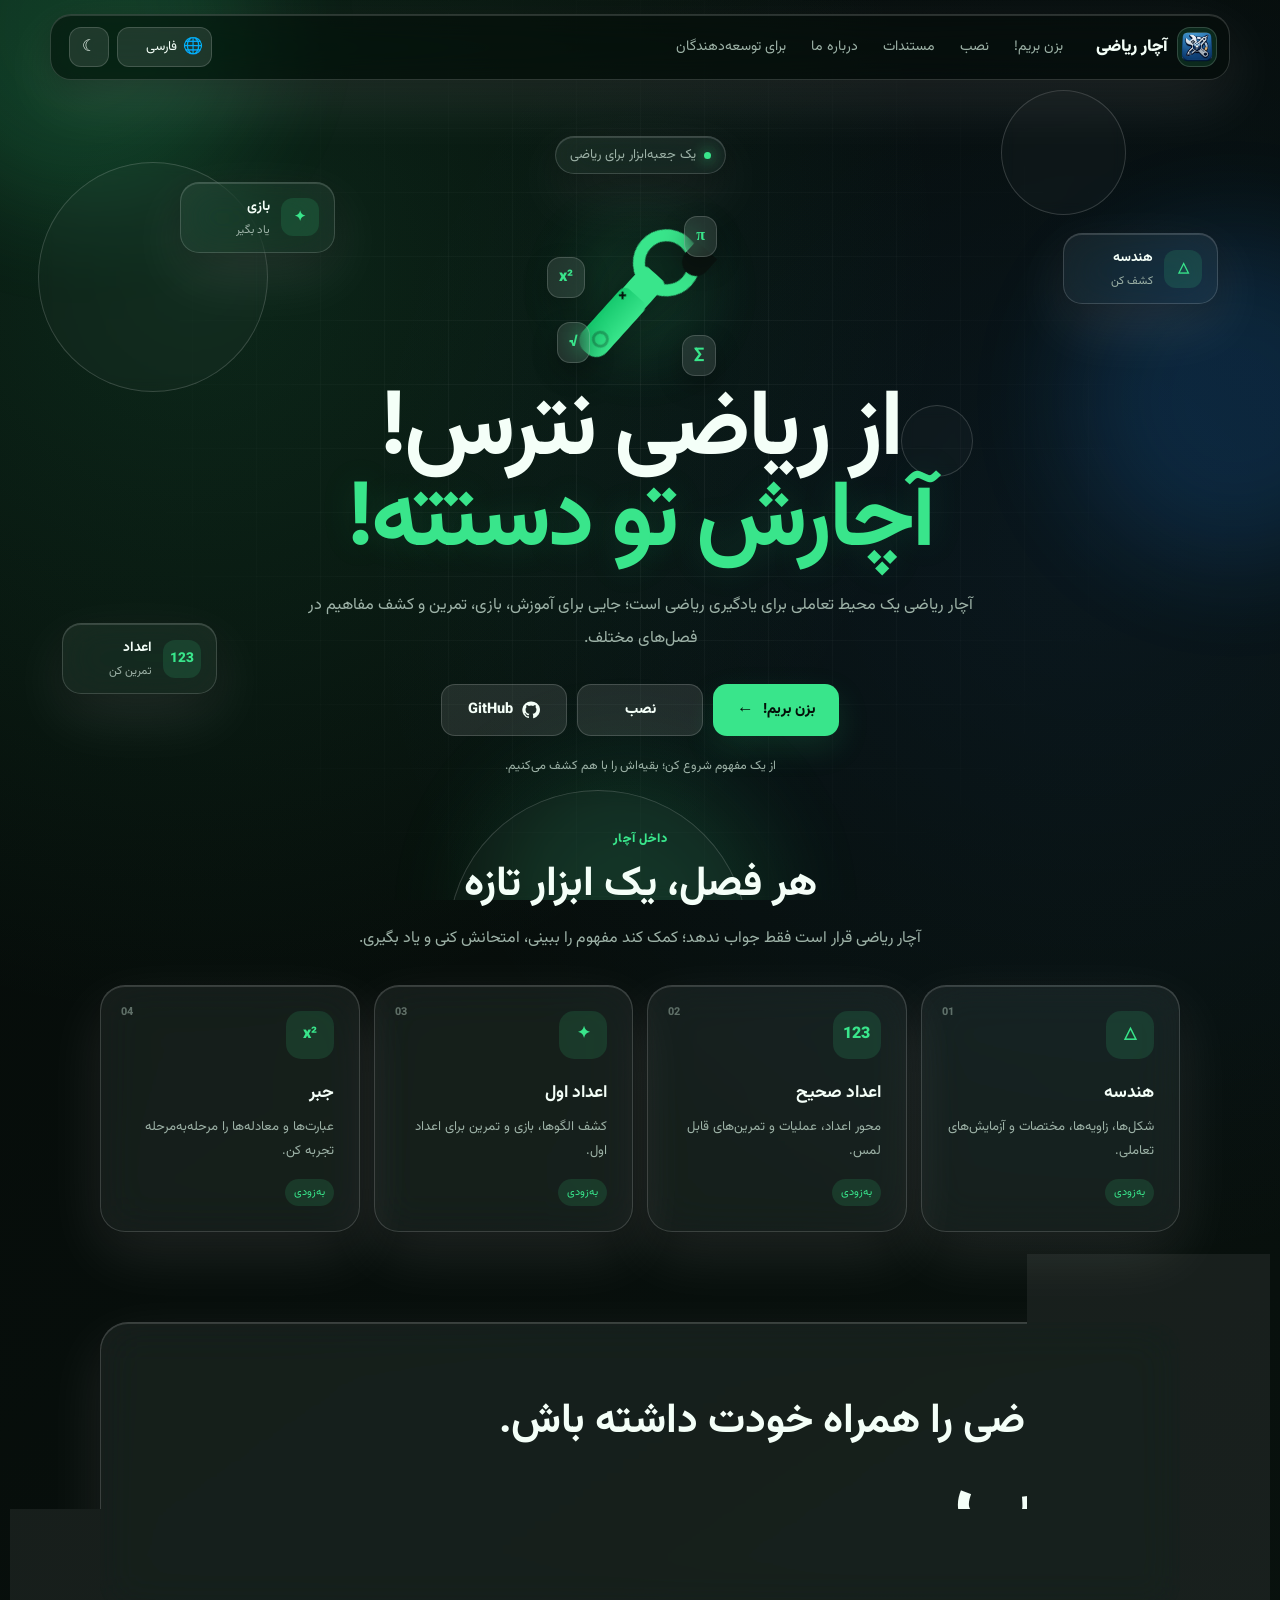
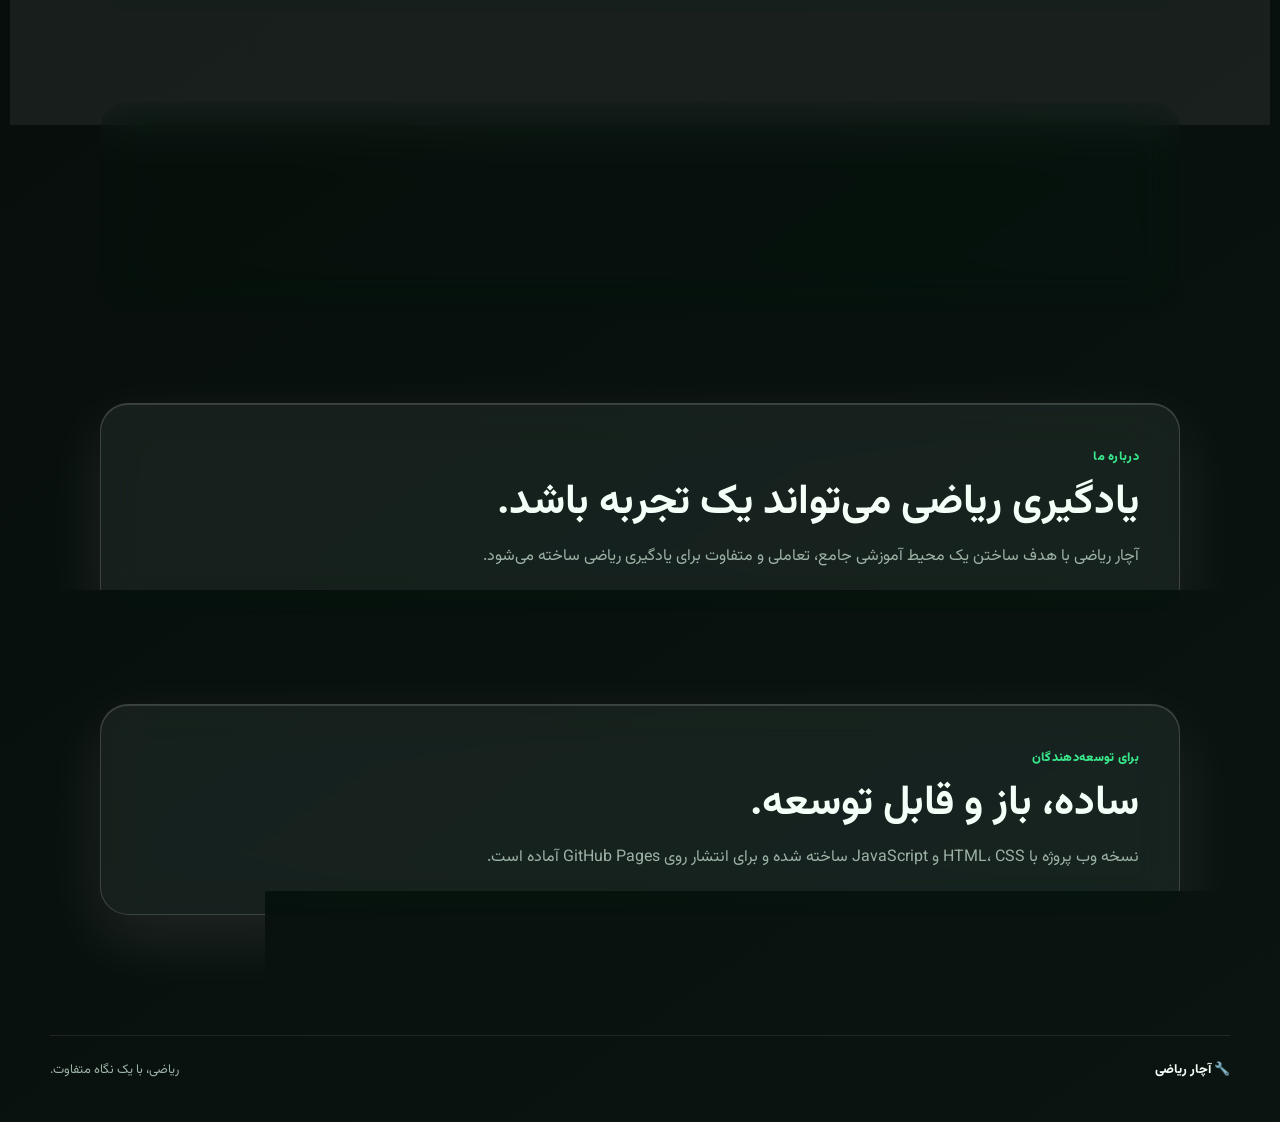
<file: index.html>
<!DOCTYPE html>
<html lang="fa" dir="rtl">
<head>
  <meta charset="UTF-8">
  <meta name="viewport" content="width=device-width, initial-scale=1.0">
  <meta name="description" content="آچار ریاضی؛ محیطی تعاملی برای یادگیری ریاضی با آموزش، بازی، تمرین و چالش.">
  <meta name="theme-color" content="#08110d">
  <title>آچار ریاضی</title>
  <link rel="stylesheet" href="style.css">
  <link rel="icon" href="icon.png">
</head>

<body>
  <div class="background" aria-hidden="true">
    <div class="orb orb-1"></div>
    <div class="orb orb-2"></div>
    <div class="orb orb-3"></div>
    <div class="bubble bubble-1"></div>
    <div class="bubble bubble-2"></div>
    <div class="bubble bubble-3"></div>
    <div class="bubble bubble-4"></div>
    <div class="grid"></div>
  </div>

  <header class="site-header">
    <nav class="navbar glass" aria-label="Main navigation">
      <a href="#home" class="brand" aria-label="آچار ریاضی">
        <img src="icon.png" class="brand-mark">
        <span class="brand-name" data-i18n="brand">آچار ریاضی</span>
      </a>

      <button class="mobile-toggle" id="mobileToggle" type="button"
              aria-label="باز کردن منو" aria-expanded="false">
        <span></span><span></span><span></span>
      </button>

      <div class="nav-panel" id="navPanel">
        <div class="nav-links">
          <a href="#start" data-i18n="navStart">بزن بریم!</a>
          <a href="#install" data-i18n="navInstall">نصب</a>
          <a href="#docs" data-i18n="navDocs">مستندات</a>
          <a href="#about" data-i18n="navAbout">درباره ما</a>
          <a href="#developers" data-i18n="navDevelopers">برای توسعه‌دهندگان</a>
        </div>

        <div class="nav-tools">
          <label class="language-control glass-control">
            <span aria-hidden="true">🌐</span>
            <select id="languageSelect" aria-label="انتخاب زبان">
              <option value="fa">فارسی</option>
              <option value="en">English</option>
              <option value="ar">العربية</option>
              <option value="fr">Français</option>
            </select>
          </label>

          <button class="theme-toggle glass-control" id="themeToggle" type="button"
                  aria-label="تغییر تم">
            <span id="themeIcon" aria-hidden="true">🌙</span>
          </button>
        </div>
      </div>
    </nav>
  </header>

  <main id="home">
    <section class="hero" id="start">
      <div class="hero-content">
        <div class="badge glass">
          <span class="badge-dot"></span>
          <span data-i18n="badge">یک جعبه‌ابزار برای ریاضی</span>
        </div>

        <div class="hero-logo" aria-hidden="true">
          <div class="logo-glow"></div>
          <div class="wrench">
            <span class="wrench-head"></span>
            <span class="wrench-neck"></span>
            <span class="wrench-handle"></span>
            <span class="wrench-bolt">+</span>
          </div>

          <span class="floating-symbol symbol-a">π</span>
          <span class="floating-symbol symbol-b">√</span>
          <span class="floating-symbol symbol-c">x²</span>
          <span class="floating-symbol symbol-d">∑</span>
        </div>

        <h1 data-i18n="heroTitle">از ریاضی نترس! <span>آچارش تو دستته!</span></h1>

        <p class="hero-text" data-i18n="heroText">
          آچار ریاضی یک محیط تعاملی برای یادگیری ریاضی است؛
          جایی برای آموزش، بازی، تمرین و کشف مفاهیم در فصل‌های مختلف.
        </p>

        <div class="hero-actions">
          <a class="button primary" href="#tools" data-i18n="startButton">
            بزن بریم!
            <span class="button-arrow">←</span>
          </a>

          <a class="button secondary" href="#install" data-i18n="installButton">
            نصب
          </a>

          <a class="button github" href="https://github.com/mathwrech/project" target="_blank" rel="noopener noreferrer">
            <svg viewBox="0 0 24 24" aria-hidden="true">
              <path fill="currentColor" d="M12 .7A11.3 11.3 0 0 0 8.4 22.8c.57.1.78-.25.78-.55v-2.05c-3.18.69-3.85-1.34-3.85-1.34-.52-1.32-1.27-1.67-1.27-1.67-1.04-.71.08-.7.08-.7 1.15.08 1.76 1.18 1.76 1.18 1.02 1.75 2.68 1.25 3.33.96.1-.74.4-1.25.73-1.54-2.54-.29-5.2-1.27-5.2-5.67 0-1.25.45-2.27 1.18-3.07-.12-.29-.51-1.45.11-3.02 0 0 .96-.31 3.12 1.17a10.8 10.8 0 0 1 5.68 0c2.16-1.48 3.12-1.17 3.12-1.17.62 1.57.23 2.73.11 3.02.73.8 1.18 1.82 1.18 3.07 0 4.41-2.67 5.37-5.21 5.66.41.35.78 1.05.78 2.12v3.14c0 .3.21.66.79.55A11.3 11.3 0 0 0 12 .7Z"/>
            </svg>
            GitHub
          </a>
        </div>

        <p class="hero-note" data-i18n="heroNote">
          از یک مفهوم شروع کن؛ بقیه‌اش را با هم کشف می‌کنیم.
        </p>
      </div>

      <div class="floating-card card-geometry glass">
        <span class="card-icon">△</span>
        <span>
          <strong data-i18n="floatGeometry">هندسه</strong>
          <small data-i18n="floatExplore">کشف کن</small>
        </span>
      </div>

      <div class="floating-card card-numbers glass">
        <span class="card-icon">123</span>
        <span>
          <strong data-i18n="floatNumbers">اعداد</strong>
          <small data-i18n="floatPractice">تمرین کن</small>
        </span>
      </div>

      <div class="floating-card card-games glass">
        <span class="card-icon">✦</span>
        <span>
          <strong data-i18n="floatGames">بازی</strong>
          <small data-i18n="floatLearn">یاد بگیر</small>
        </span>
      </div>
    </section>

    <section class="tools-section" id="tools">
      <div class="section-heading">
        <span class="section-kicker" data-i18n="sectionKicker">داخل آچار</span>
        <h2 data-i18n="sectionTitle">هر فصل، یک ابزار تازه</h2>
        <p data-i18n="sectionText">
          آچار ریاضی قرار است فقط جواب ندهد؛ کمک کند مفهوم را ببینی، امتحانش کنی و یاد بگیری.
        </p>
      </div>

      <div class="tool-grid">
        <article class="tool-card glass">
          <div class="tool-number">01</div>
          <div class="tool-icon">△</div>
          <h3 data-i18n="toolGeometry">هندسه</h3>
          <p data-i18n="toolGeometryText">شکل‌ها، زاویه‌ها، مختصات و آزمایش‌های تعاملی.</p>
          <span class="coming" data-i18n="coming">به‌زودی</span>
        </article>

        <article class="tool-card glass">
          <div class="tool-number">02</div>
          <div class="tool-icon">123</div>
          <h3 data-i18n="toolIntegers">اعداد صحیح</h3>
          <p data-i18n="toolIntegersText">محور اعداد، عملیات و تمرین‌های قابل لمس.</p>
          <span class="coming" data-i18n="coming">به‌زودی</span>
        </article>

        <article class="tool-card glass">
          <div class="tool-number">03</div>
          <div class="tool-icon">✦</div>
          <h3 data-i18n="toolPrimes">اعداد اول</h3>
          <p data-i18n="toolPrimesText">کشف الگوها، بازی و تمرین برای اعداد اول.</p>
          <span class="coming" data-i18n="coming">به‌زودی</span>
        </article>

        <article class="tool-card glass">
          <div class="tool-number">04</div>
          <div class="tool-icon">x²</div>
          <h3 data-i18n="toolAlgebra">جبر</h3>
          <p data-i18n="toolAlgebraText">عبارت‌ها و معادله‌ها را مرحله‌به‌مرحله تجربه کن.</p>
          <span class="coming" data-i18n="coming">به‌زودی</span>
        </article>
      </div>
    </section>

    <section class="info-section" id="install">
      <div class="info-card glass">
        <span class="section-kicker" data-i18n="installKicker">نصب</span>
        <h2 data-i18n="installTitle">آچار ریاضی را همراه خودت داشته باش.</h2>
        <a href="download/"><h1 data-i18n="navInstall">نصب</h1></a>
    </section>

    <section class="info-section" id="docs">
      <div class="info-card glass">
        <span class="section-kicker" data-i18n="docsKicker">مستندات</span>
        <h2 data-i18n="docsTitle">چطور کار می‌کند؟</h2>
        <p data-i18n="docsText">
          راهنمای استفاده، معرفی ابزارها و توضیحات آموزشی پروژه در این قسمت قرار خواهد گرفت.
        </p>
      </div>
    </section>

    <section class="info-section" id="about">
      <div class="info-card glass">
        <span class="section-kicker" data-i18n="aboutKicker">درباره ما</span>
        <h2 data-i18n="aboutTitle">یادگیری ریاضی می‌تواند یک تجربه باشد.</h2>
        <p data-i18n="aboutText">
          آچار ریاضی با هدف ساختن یک محیط آموزشی جامع، تعاملی و متفاوت برای یادگیری ریاضی ساخته می‌شود.
        </p>
      </div>
    </section>

    <section class="info-section" id="developers">
      <div class="info-card glass">
        <span class="section-kicker" data-i18n="devKicker">برای توسعه‌دهندگان</span>
        <h2 data-i18n="devTitle">ساده، باز و قابل توسعه.</h2>
        <p data-i18n="devText">
          نسخه وب پروژه با HTML، CSS و JavaScript ساخته شده و برای انتشار روی GitHub Pages آماده است.
        </p>
      </div>
    </section>
  </main>

  <footer class="footer">
    <div class="footer-inner">
      <span class="footer-brand">🔧 <span data-i18n="brand">آچار ریاضی</span></span>
      <span data-i18n="footerText">ریاضی، با یک نگاه متفاوت.</span>
    </div>
  </footer>

  <script src="script.js"></script>
</body>
</html>
</file>
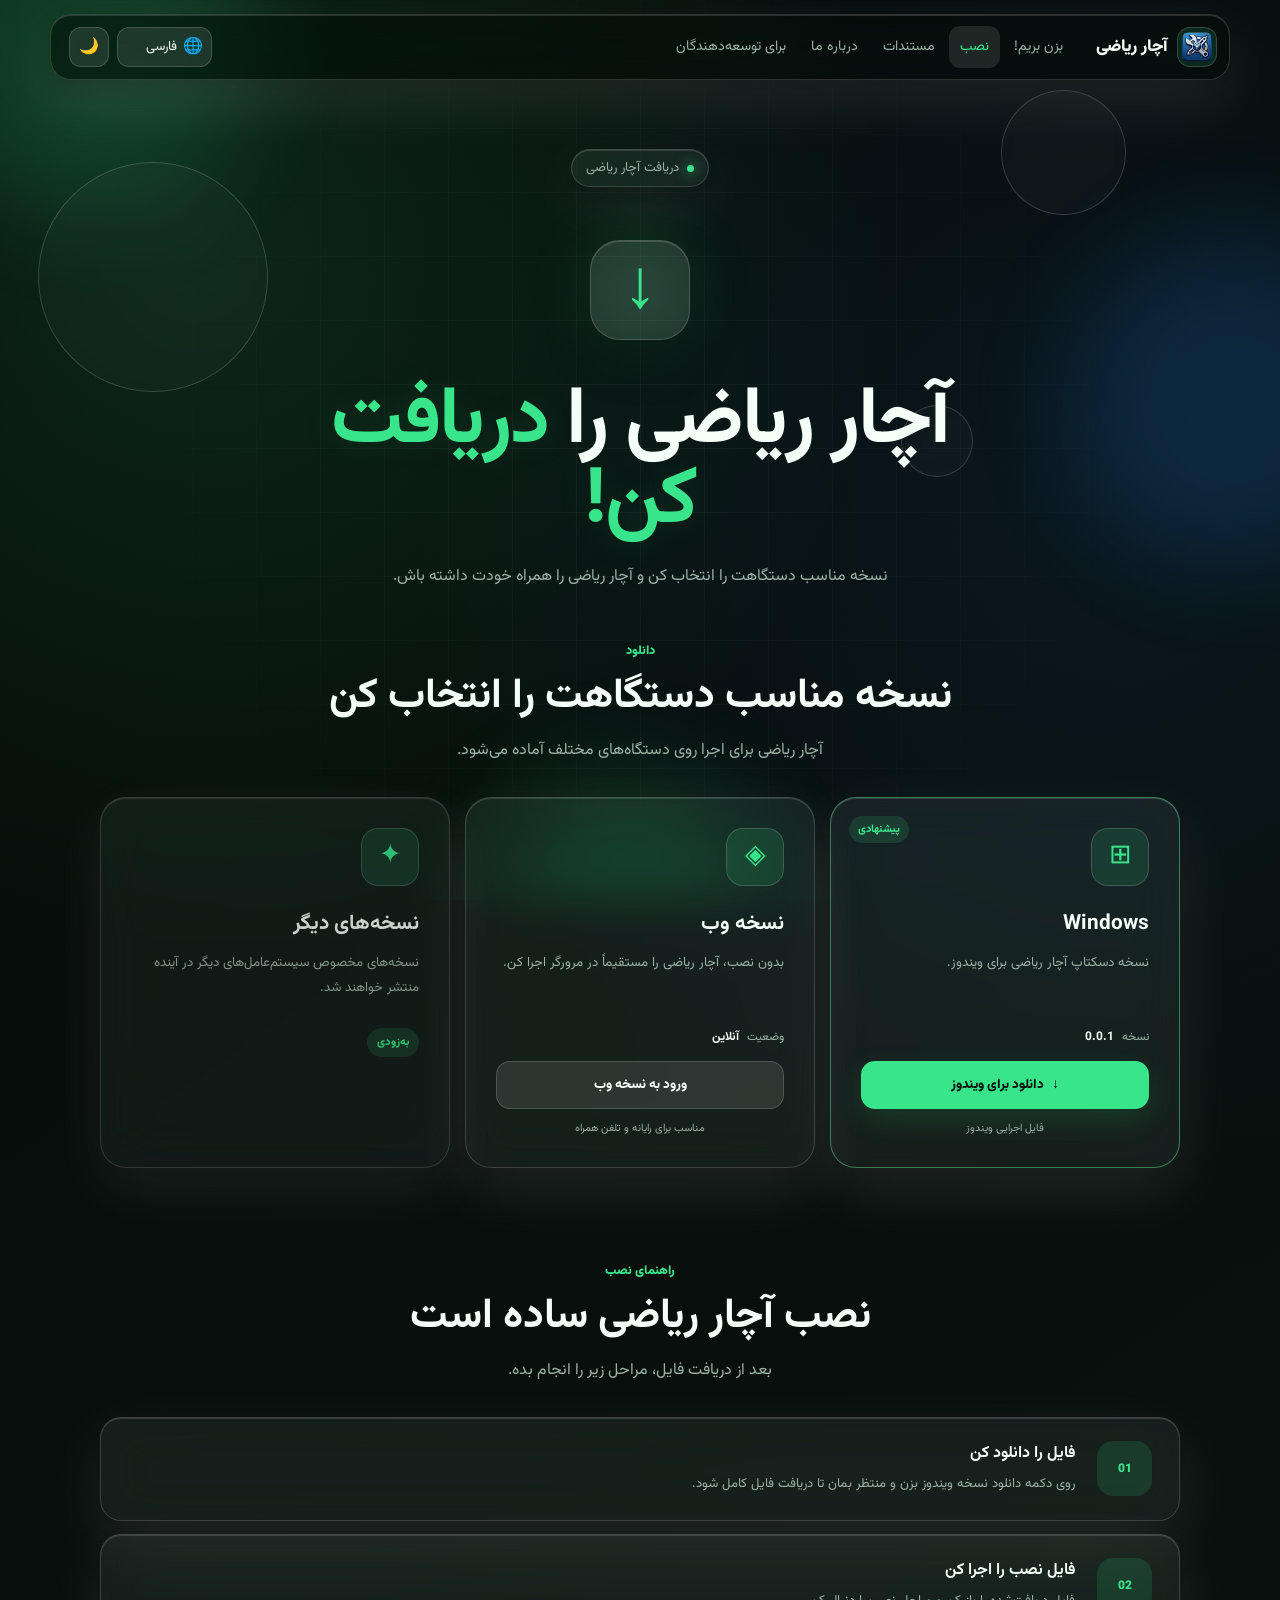
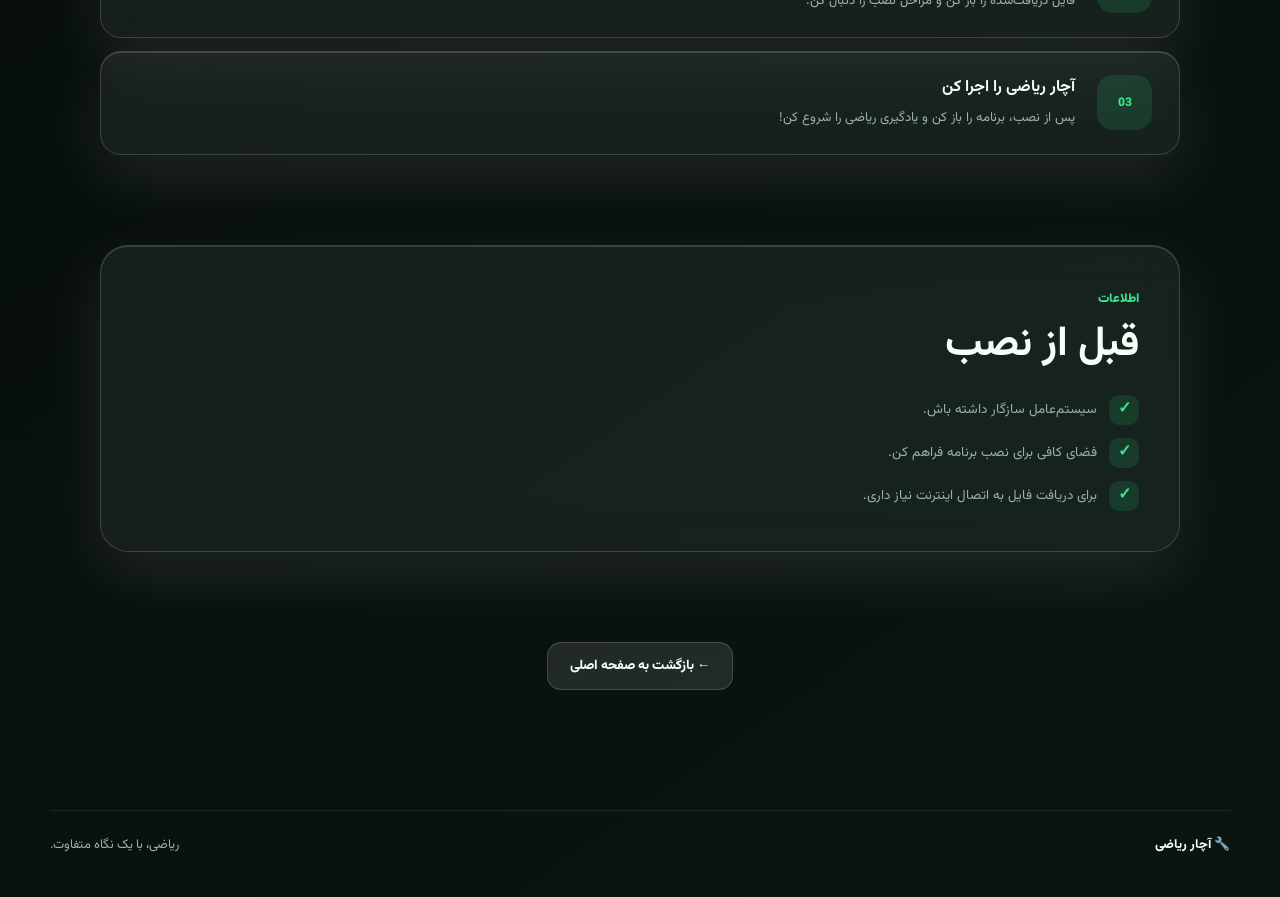
<file: download/index.html>
<!DOCTYPE html>
<html lang="fa" dir="rtl">
<head>
  <meta charset="UTF-8">
  <meta name="viewport" content="width=device-width, initial-scale=1.0">

  <meta
    name="description"
    content="دانلود و نصب آچار ریاضی؛ محیطی تعاملی برای یادگیری ریاضی."
  >

  <meta name="theme-color" content="#08110d">

  <title>نصب | آچار ریاضی</title>

  <link rel="stylesheet" href="style.css">
</head>

<body>

  <!-- Background -->
  <div class="background" aria-hidden="true">
    <div class="orb orb-1"></div>
    <div class="orb orb-2"></div>
    <div class="orb orb-3"></div>

    <div class="bubble bubble-1"></div>
    <div class="bubble bubble-2"></div>
    <div class="bubble bubble-3"></div>

    <div class="grid"></div>
  </div>


  <!-- Header -->
  <header class="site-header">

    <nav class="navbar glass">

      <a href="../" class="brand" aria-label="آچار ریاضی">

        <img
          src="../icon.png"
          class="brand-mark"
          alt=""
        >

        <span
          class="brand-name"
          data-i18n="brand"
        >
          آچار ریاضی
        </span>

      </a>


      <button
        class="mobile-toggle"
        id="mobileToggle"
        type="button"
        aria-label="باز کردن منو"
        aria-expanded="false"
      >
        <span></span>
        <span></span>
        <span></span>
      </button>


      <div class="nav-panel" id="navPanel">

        <div class="nav-links">

          <a
            href="../#start"
            data-i18n="navStart"
          >
            بزن بریم!
          </a>

          <a
            href="./"
            class="active"
            data-i18n="navInstall"
          >
            نصب
          </a>

          <a
            href="../#docs"
            data-i18n="navDocs"
          >
            مستندات
          </a>

          <a
            href="../#about"
            data-i18n="navAbout"
          >
            درباره ما
          </a>

          <a
            href="../#developers"
            data-i18n="navDevelopers"
          >
            برای توسعه‌دهندگان
          </a>

        </div>


        <div class="nav-tools">

          <label class="language-control glass-control">

            <span aria-hidden="true">🌐</span>

            <select
              id="languageSelect"
              aria-label="انتخاب زبان"
            >
              <option value="fa">فارسی</option>
              <option value="en">English</option>
              <option value="ar">العربية</option>
              <option value="fr">Français</option>
            </select>

          </label>


          <button
            class="theme-toggle glass-control"
            id="themeToggle"
            type="button"
            aria-label="تغییر تم"
          >
            <span
              id="themeIcon"
              aria-hidden="true"
            >
              🌙
            </span>
          </button>

        </div>

      </div>

    </nav>

  </header>


  <main>

    <!-- Hero -->

    <section class="install-hero">

      <div class="hero-content">

        <div class="badge glass">

          <span class="badge-dot"></span>

          <span data-i18n="badge">
            دریافت آچار ریاضی
          </span>

        </div>


        <div class="install-icon">

          <div class="icon-glow"></div>

          <div class="download-symbol">
            ↓
          </div>

        </div>


        <h1 data-i18n="title">
          آچار ریاضی را <span>دریافت کن!</span>
        </h1>


        <p
          class="hero-text"
          data-i18n="description"
        >
          نسخه مناسب دستگاهت را انتخاب کن و آچار ریاضی را همراه خودت داشته باش.
        </p>

      </div>

    </section>


    <!-- Downloads -->

    <section class="downloads-section">

      <div class="section-heading">

        <span
          class="section-kicker"
          data-i18n="downloadKicker"
        >
          دانلود
        </span>

        <h2 data-i18n="downloadTitle">
          نسخه مناسب دستگاهت را انتخاب کن
        </h2>

        <p data-i18n="downloadText">
          آچار ریاضی برای اجرا روی دستگاه‌های مختلف آماده می‌شود.
        </p>

      </div>


      <div class="download-grid">


        <!-- Windows -->

        <article class="download-card glass featured">

          <div class="recommended">
            <span data-i18n="recommended">
              پیشنهادی
            </span>
          </div>


          <div class="platform-icon windows">
            ⊞
          </div>


          <h3>
            Windows
          </h3>


          <p data-i18n="windowsText">
            نسخه دسکتاپ آچار ریاضی برای ویندوز.
          </p>


          <div class="version">
            <span data-i18n="version">
              نسخه
            </span>

            <strong>0.0.1</strong>
          </div>

          <a
            class="download-button primary"
            href="https://github.com/mathwrech/app/actions/runs/33307396088/artifacts/9730923838"
            download
          >

            <span>↓</span>

            <span data-i18n="downloadWindows">
              دانلود برای ویندوز
            </span>

          </a>


          <small
            class="file-note"
            data-i18n="windowsNote"
          >
            فایل اجرایی ویندوز
          </small>

        </article>


        <!-- Web -->

        <article class="download-card glass">

          <div class="platform-icon web">
            ◈
          </div>


          <h3 data-i18n="webTitle">
            نسخه وب
          </h3>


          <p data-i18n="webText">
            بدون نصب، آچار ریاضی را مستقیماً در مرورگر اجرا کن.
          </p>


          <div class="version">
            <span data-i18n="available">
              وضعیت
            </span>

            <strong data-i18n="availableNow">
              آنلاین
            </strong>
          </div>


          <a
            class="download-button secondary"
            href="../"
            data-i18n="openWeb"
          >
            ورود به نسخه وب
          </a>


          <small
            class="file-note"
            data-i18n="webNote"
          >
            مناسب برای رایانه و تلفن همراه
          </small>

        </article>


        <!-- Other platforms -->

        <article class="download-card glass coming-card">

          <div class="platform-icon other">
            ✦
          </div>


          <h3 data-i18n="otherTitle">
            نسخه‌های دیگر
          </h3>


          <p data-i18n="otherText">
            نسخه‌های مخصوص سیستم‌عامل‌های دیگر در آینده منتشر خواهند شد.
          </p>


          <div class="coming-label">
            <span data-i18n="coming">
              به‌زودی
            </span>
          </div>

        </article>

      </div>

    </section>


    <!-- Installation Guide -->

    <section class="guide-section">

      <div class="section-heading">

        <span
          class="section-kicker"
          data-i18n="guideKicker"
        >
          راهنمای نصب
        </span>

        <h2 data-i18n="guideTitle">
          نصب آچار ریاضی ساده است
        </h2>

        <p data-i18n="guideText">
          بعد از دریافت فایل، مراحل زیر را انجام بده.
        </p>

      </div>


      <div class="steps">


        <article class="step glass">

          <div class="step-number">
            01
          </div>

          <div class="step-content">

            <h3 data-i18n="step1Title">
              فایل را دانلود کن
            </h3>

            <p data-i18n="step1Text">
              روی دکمه دانلود نسخه ویندوز بزن و منتظر بمان تا دریافت فایل کامل شود.
            </p>

          </div>

        </article>


        <article class="step glass">

          <div class="step-number">
            02
          </div>

          <div class="step-content">

            <h3 data-i18n="step2Title">
              فایل نصب را اجرا کن
            </h3>

            <p data-i18n="step2Text">
              فایل دریافت‌شده را باز کن و مراحل نصب را دنبال کن.
            </p>

          </div>

        </article>


        <article class="step glass">

          <div class="step-number">
            03
          </div>

          <div class="step-content">

            <h3 data-i18n="step3Title">
              آچار ریاضی را اجرا کن
            </h3>

            <p data-i18n="step3Text">
              پس از نصب، برنامه را باز کن و یادگیری ریاضی را شروع کن!
            </p>

          </div>

        </article>


      </div>

    </section>


    <!-- Requirements -->

    <section class="requirements-section">

      <div class="info-card glass">

        <span
          class="section-kicker"
          data-i18n="requirementsKicker"
        >
          اطلاعات
        </span>

        <h2 data-i18n="requirementsTitle">
          قبل از نصب
        </h2>

        <div class="requirements-list">

          <div class="requirement">
            <span>✓</span>
            <p data-i18n="requirement1">
              سیستم‌عامل سازگار داشته باش.
            </p>
          </div>

          <div class="requirement">
            <span>✓</span>
            <p data-i18n="requirement2">
              فضای کافی برای نصب برنامه فراهم کن.
            </p>
          </div>

          <div class="requirement">
            <span>✓</span>
            <p data-i18n="requirement3">
              برای دریافت فایل به اتصال اینترنت نیاز داری.
            </p>
          </div>

        </div>

      </div>

    </section>


    <!-- Back -->

    <section class="back-section">

      <a
        href="../"
        class="back-button"
        data-i18n="backHome"
      >
        ← بازگشت به صفحه اصلی
      </a>

    </section>

  </main>


  <footer class="footer">

    <div class="footer-inner">

      <span class="footer-brand">
        🔧
        <span data-i18n="brand">
          آچار ریاضی
        </span>
      </span>

      <span data-i18n="footerText">
        ریاضی، با یک نگاه متفاوت.
      </span>

    </div>

  </footer>


  <script src="script.js"></script>

</body>
</html>
</file>
<file: style.css>
/* =========================================================
   Math Wrench — Glassmorphism landing page
   No frameworks. Ready for GitHub Pages.
   ========================================================= */

:root {
  --bg: #050a08;
  --bg-soft: #0a1410;
  --surface: rgba(255, 255, 255, 0.065);
  --surface-strong: rgba(255, 255, 255, 0.10);
  --border: rgba(255, 255, 255, 0.16);
  --border-soft: rgba(255, 255, 255, 0.09);
  --text: #f4fff8;
  --muted: #9db2a7;
  --accent: #39e58b;
  --accent-strong: #16c96e;
  --accent-soft: rgba(57, 229, 139, 0.13);
  --shadow: rgba(255, 255, 255, 0.10);
  --shadow-deep: rgba(0, 0, 0, 0.28);
  --nav-bg: rgba(7, 15, 11, 0.58);
  --button-text: #041009;
  --max: 1180px;
}

html[data-theme="light"] {
  --bg: #edf6ff;
  --bg-soft: #dfeeff;
  --surface: rgba(255, 255, 255, 0.42);
  --surface-strong: rgba(255, 255, 255, 0.60);
  --border: rgba(255, 255, 255, 0.78);
  --border-soft: rgba(35, 75, 110, 0.12);
  --text: #081522;
  --muted: #587082;
  --accent: #1677ed;
  --accent-strong: #075dcc;
  --accent-soft: rgba(22, 119, 237, 0.12);
  --shadow: rgba(0, 0, 0, 0.14);
  --shadow-deep: rgba(0, 0, 0, 0.12);
  --nav-bg: rgba(237, 246, 255, 0.65);
  --button-text: #ffffff;
}

@font-face {
  font-family: "Vazirmatn";
  src: url("vazirmatn.ttf");
}

* {
  box-sizing: border-box;
  font-family: 'Vazirmatn';
}

html {
  scroll-behavior: smooth;
  scroll-padding-top: 105px;
}

body {
  margin: 0;
  min-height: 100vh;
  color: var(--text);
  background:
    radial-gradient(circle at 15% 10%, var(--accent-soft), transparent 28%),
    radial-gradient(circle at 85% 20%, rgba(48, 137, 255, 0.08), transparent 30%),
    linear-gradient(145deg, var(--bg), var(--bg-soft));
  overflow-x: hidden;
  transition: color .3s ease, background .3s ease;
}

body::selection {
  background: var(--accent);
  color: var(--button-text);
}

a {
  color: inherit;
  text-decoration: none;
}

button,
select {
  font: inherit;
}

button {
  -webkit-tap-highlight-color: transparent;
}

.background {
  position: fixed;
  inset: 0;
  z-index: -2;
  overflow: hidden;
  pointer-events: none;
}

.grid {
  position: absolute;
  inset: 0;
  opacity: .6;
  background-image:
    linear-gradient(var(--border-soft) 1px, transparent 1px),
    linear-gradient(90deg, var(--border-soft) 1px, transparent 1px);
  background-size: 64px 64px;
  mask-image: radial-gradient(circle at center, black, transparent 72%);
  -webkit-mask-image: radial-gradient(circle at center, black, transparent 72%);
}

.orb {
  position: absolute;
  border-radius: 50%;
  filter: blur(55px);
  opacity: .16;
}

.orb-1 {
  width: 360px;
  height: 360px;
  background: var(--accent);
  top: -150px;
  left: -100px;
}

.orb-2 {
  width: 330px;
  height: 330px;
  background: #238cff;
  right: -120px;
  top: 26%;
}

.orb-3 {
  width: 280px;
  height: 280px;
  background: var(--accent);
  bottom: -150px;
  left: 38%;
}

.bubble {
  position: absolute;
  border: 1px solid var(--border);
  background: rgba(255, 255, 255, .025);
  border-radius: 50%;
  backdrop-filter: blur(7px);
  -webkit-backdrop-filter: blur(7px);
  animation: drift 12s ease-in-out infinite;
}

.bubble-1 {
  width: 230px;
  height: 230px;
  left: 3%;
  top: 18%;
}

.bubble-2 {
  width: 125px;
  height: 125px;
  right: 12%;
  top: 10%;
  animation-delay: -3s;
}

.bubble-3 {
  width: 72px;
  height: 72px;
  right: 24%;
  top: 45%;
  animation-delay: -6s;
}

.bubble-4 {
  width: 300px;
  height: 300px;
  left: 35%;
  bottom: -190px;
  animation-delay: -8s;
}

.glass {
  background: var(--surface);
  border: 1px solid var(--border);
  box-shadow:
    0 22px 60px var(--shadow),
    0 8px 28px var(--shadow-deep),
    inset 0 1px 0 rgba(255, 255, 255, .14);
  backdrop-filter: blur(22px) saturate(140%);
  -webkit-backdrop-filter: blur(22px) saturate(140%);
}

/* ---------- Navigation ---------- */

.site-header {
  position: sticky;
  top: 0;
  z-index: 1000;
  padding: 14px 20px;
}

.navbar {
  width: min(var(--max), 100%);
  min-height: 66px;
  margin: 0 auto;
  padding: 9px 12px 9px 18px;
  border-radius: 21px;
  display: flex;
  align-items: center;
  gap: 22px;
  background: var(--nav-bg);
}

.brand {
  display: flex;
  align-items: center;
  gap: 9px;
  flex-shrink: 0;
  font-weight: 900;
}

.brand-mark {
  width: 40px;
  height: 40px;
  display: grid;
  place-items: center;
  border-radius: 13px;
  color: var(--accent);
  background: var(--accent-soft);
  border: 1px solid var(--border);
}

.brand-mark svg {
  width: 25px;
  height: 25px;
}

.brand-name {
  font-size: 1.05rem;
  white-space: nowrap;
}

.nav-panel {
  flex: 1;
  display: flex;
  align-items: center;
  justify-content: space-between;
  gap: 18px;
}

.nav-links {
  display: flex;
  align-items: center;
  gap: 3px;
}

.nav-links a {
  color: var(--muted);
  font-size: .88rem;
  padding: 10px 11px;
  border-radius: 11px;
  transition: .2s ease;
}

.nav-links a:hover,
.nav-links a:focus-visible {
  color: var(--text);
  background: var(--surface-strong);
  outline: none;
}

.nav-tools {
  display: flex;
  align-items: center;
  gap: 8px;
}

.glass-control {
  height: 40px;
  border: 1px solid var(--border);
  background: var(--surface-strong);
  border-radius: 12px;
}

.language-control {
  display: flex;
  align-items: center;
  gap: 4px;
  padding: 0 8px;
}

.language-control select {
  appearance: none;
  border: 0;
  outline: 0;
  cursor: pointer;
  color: var(--text);
  background: transparent;
  padding: 0 2px;
  font-size: .82rem;
}

.language-control option {
  color: #111;
  background: #fff;
}

.theme-toggle {
  width: 40px;
  cursor: pointer;
  color: var(--text);
  transition: transform .2s ease, background .2s ease;
}

.theme-toggle:hover {
  transform: rotate(10deg);
  background: var(--surface-strong);
}

.mobile-toggle {
  display: none;
  width: 42px;
  height: 42px;
  margin-inline-start: auto;
  padding: 9px;
  border: 1px solid var(--border);
  border-radius: 12px;
  background: var(--surface-strong);
  cursor: pointer;
}

.mobile-toggle span {
  display: block;
  width: 21px;
  height: 2px;
  margin: 4px auto;
  border-radius: 99px;
  background: var(--text);
}

/* ---------- Hero ---------- */

.hero {
  position: relative;
  width: min(var(--max), calc(100% - 40px));
  min-height: 730px;
  margin: 0 auto;
  display: grid;
  place-items: center;
}

.hero-content {
  position: relative;
  z-index: 2;
  width: min(760px, 100%);
  text-align: center;
  padding: 42px 28px 50px;
}

.badge {
  width: fit-content;
  margin: 0 auto;
  padding: 8px 14px;
  border-radius: 999px;
  display: flex;
  align-items: center;
  gap: 8px;
  color: var(--muted);
  font-size: .82rem;
}

.badge-dot {
  width: 7px;
  height: 7px;
  border-radius: 50%;
  background: var(--accent);
  box-shadow: 0 0 14px var(--accent);
}

.hero-logo {
  position: relative;
  width: 190px;
  height: 175px;
  margin: 30px auto 6px;
  display: grid;
  place-items: center;
}

.logo-glow {
  position: absolute;
  width: 145px;
  height: 145px;
  border-radius: 50%;
  background: var(--accent);
  opacity: .10;
  filter: blur(28px);
}

.wrench {
  position: relative;
  width: 92px;
  height: 145px;
  transform: rotate(42deg);
  filter: drop-shadow(0 14px 18px var(--shadow-deep));
}

.wrench-head {
  position: absolute;
  width: 67px;
  height: 67px;
  top: 0;
  left: 13px;
  border: 12px solid var(--accent);
  border-radius: 50%;
  background: transparent;
}

.wrench-head::after {
  content: "";
  position: absolute;
  width: 28px;
  height: 30px;
  top: -15px;
  right: -14px;
  background: var(--bg-soft);
  border-radius: 0 0 14px 14px;
}

.wrench-neck {
  position: absolute;
  width: 30px;
  height: 42px;
  top: 49px;
  left: 31px;
  background: var(--accent);
  border-radius: 6px;
}

.wrench-handle {
  position: absolute;
  width: 32px;
  height: 76px;
  left: 30px;
  top: 78px;
  border-radius: 7px 7px 14px 14px;
  background: linear-gradient(90deg, var(--accent-strong), var(--accent));
}

.wrench-handle::after {
  content: "";
  position: absolute;
  width: 11px;
  height: 11px;
  left: 10px;
  bottom: 11px;
  border: 3px solid rgba(0,0,0,.25);
  border-radius: 50%;
}

.wrench-bolt {
  position: absolute;
  left: 32px;
  top: 75px;
  z-index: 3;
  color: var(--button-text);
  font-size: 1rem;
  font-weight: 900;
  transform: rotate(-42deg);
}

.floating-symbol {
  position: absolute;
  padding: 7px 11px;
  border-radius: 13px;
  color: var(--accent);
  font-weight: 900;
  font-size: 1rem;
  background: var(--surface-strong);
  border: 1px solid var(--border);
  box-shadow: 0 10px 25px var(--shadow-deep);
  backdrop-filter: blur(12px);
  -webkit-backdrop-filter: blur(12px);
}

.symbol-a { top: 12px; right: 18px; }
.symbol-b { bottom: 16px; left: 12px; }
.symbol-c { top: 53px; left: 2px; }
.symbol-d { bottom: 3px; right: 19px; }

h1 {
  margin: 8px 0 20px;
  font-size: clamp(2.8rem, 8vw, 5.8rem);
  line-height: .98;
  letter-spacing: -3px;
}

h1 span {
  color: var(--accent);
  text-shadow: 0 0 35px var(--accent-soft);
}

.hero-text {
  max-width: 680px;
  margin: 0 auto;
  color: var(--muted);
  font-size: 1.02rem;
  line-height: 2.05;
}

.hero-actions {
  margin-top: 28px;
  display: flex;
  justify-content: center;
  flex-wrap: wrap;
  gap: 10px;
}

.button {
  min-width: 126px;
  min-height: 48px;
  padding: 12px 19px;
  display: inline-flex;
  justify-content: center;
  align-items: center;
  gap: 9px;
  border-radius: 14px;
  border: 1px solid var(--border);
  font-weight: 800;
  font-size: .91rem;
  transition: transform .2s ease, box-shadow .2s ease, background .2s ease;
}

.button:hover {
  transform: translateY(-3px);
}

.button.primary {
  color: var(--button-text);
  background: var(--accent);
  border-color: transparent;
  box-shadow: 0 12px 32px var(--accent-soft);
}

.button.secondary,
.button.github {
  background: var(--surface-strong);
}

.button-arrow {
  font-size: 1.05rem;
}

.button.github svg {
  width: 18px;
  height: 18px;
}

.hero-note {
  margin: 20px 0 0;
  color: var(--muted);
  font-size: .78rem;
}

/* Floating cards */
.floating-card {
  position: absolute;
  z-index: 3;
  min-width: 155px;
  padding: 13px 15px;
  display: flex;
  align-items: center;
  gap: 11px;
  border-radius: 19px;
  animation: drift 8s ease-in-out infinite;
}

.floating-card strong,
.floating-card small {
  display: block;
}

.floating-card strong {
  font-size: .86rem;
}

.floating-card small {
  margin-top: 4px;
  color: var(--muted);
  font-size: .72rem;
}

.card-icon {
  width: 38px;
  height: 38px;
  display: grid;
  place-items: center;
  flex-shrink: 0;
  border-radius: 12px;
  color: var(--accent);
  background: var(--accent-soft);
  font-weight: 900;
  font-size: .85rem;
}

.card-geometry {
  top: 19%;
  right: 1%;
}

.card-numbers {
  bottom: 18%;
  left: 1%;
  animation-delay: -2.5s;
}

.card-games {
  top: 12%;
  left: 11%;
  animation-delay: -5s;
}

/* ---------- Tools ---------- */

.tools-section,
.info-section {
  width: min(1080px, calc(100% - 40px));
  margin: 0 auto 90px;
}

.section-heading {
  max-width: 760px;
  margin: 0 auto 30px;
  text-align: center;
}

.section-kicker {
  color: var(--accent);
  font-size: .78rem;
  font-weight: 900;
  letter-spacing: .3px;
}

.section-heading h2,
.info-card h2 {
  margin: 8px 0 12px;
  font-size: clamp(1.7rem, 4vw, 2.6rem);
  line-height: 1.25;
}

.section-heading p,
.info-card p {
  color: var(--muted);
  line-height: 2;
  margin: 0;
}

.tool-grid {
  display: grid;
  grid-template-columns: repeat(4, 1fr);
  gap: 14px;
}

.tool-card {
  position: relative;
  min-height: 245px;
  padding: 25px;
  border-radius: 25px;
  overflow: hidden;
  transition: transform .25s ease, border-color .25s ease;
}

.tool-card:hover {
  transform: translateY(-6px);
  border-color: color-mix(in srgb, var(--accent) 45%, var(--border));
}

.tool-number {
  position: absolute;
  top: 18px;
  left: 20px;
  color: var(--muted);
  opacity: .55;
  font-size: .68rem;
  font-weight: 800;
}

.tool-icon {
  width: 48px;
  height: 48px;
  display: grid;
  place-items: center;
  margin-bottom: 20px;
  border-radius: 15px;
  color: var(--accent);
  background: var(--accent-soft);
  font-weight: 900;
}

.tool-card h3 {
  margin: 0 0 9px;
  font-size: 1.08rem;
}

.tool-card p {
  margin: 0;
  color: var(--muted);
  line-height: 1.85;
  font-size: .82rem;
}

.coming {
  display: inline-block;
  margin-top: 16px;
  padding: 5px 9px;
  border-radius: 999px;
  color: var(--accent);
  background: var(--accent-soft);
  font-size: .68rem;
}

/* ---------- Info sections ---------- */

.info-section {
  scroll-margin-top: 100px;
}

.info-card {
  padding: 40px;
  border-radius: 28px;
}

.info-card h2 {
  max-width: 800px;
}

.info-card p {
  max-width: 850px;
}

/* ---------- Footer ---------- */

.footer {
  padding: 30px 20px 42px;
  color: var(--muted);
}

.footer-inner {
  width: min(var(--max), 100%);
  margin: auto;
  padding-top: 24px;
  border-top: 1px solid var(--border-soft);
  display: flex;
  align-items: center;
  justify-content: space-between;
  gap: 15px;
  font-size: .8rem;
}

.footer-brand {
  color: var(--text);
  font-weight: 800;
}

/* ---------- Animations ---------- */

@keyframes drift {
  0%, 100% {
    transform: translate3d(0, 0, 0);
  }
  50% {
    transform: translate3d(0, -12px, 0);
  }
}

@media (prefers-reduced-motion: reduce) {
  html {
    scroll-behavior: auto;
  }

  *,
  *::before,
  *::after {
    animation-duration: .001ms !important;
    animation-iteration-count: 1 !important;
    transition-duration: .001ms !important;
  }
}

/* ---------- Responsive ---------- */

@media (max-width: 980px) {
  .navbar {
    gap: 10px;
  }

  .nav-links a {
    padding-inline: 8px;
    font-size: .8rem;
  }

  .floating-card {
    transform: scale(.9);
  }

  .card-geometry {
    right: -10px;
  }

  .card-numbers {
    left: -10px;
  }

  .card-games {
    left: 3%;
  }

  .tool-grid {
    grid-template-columns: repeat(2, 1fr);
  }
}

@media (max-width: 760px) {
  .site-header {
    padding: 10px 12px;
  }

  .navbar {
    padding: 9px 10px;
  }

  .mobile-toggle {
    display: block;
  }

  .nav-panel {
    position: absolute;
    top: calc(100% + 8px);
    left: 0;
    right: 0;
    width: min(var(--max), calc(100vw - 24px));
    margin: auto;
    padding: 12px;
    border: 1px solid var(--border);
    border-radius: 20px;
    background: var(--nav-bg);
    box-shadow: 0 20px 50px var(--shadow-deep);
    backdrop-filter: blur(22px);
    -webkit-backdrop-filter: blur(22px);
    display: none;
    flex-direction: column;
    align-items: stretch;
  }

  .nav-panel.open {
    display: flex;
  }

  .nav-links {
    flex-direction: column;
    align-items: stretch;
  }

  .nav-links a {
    padding: 12px;
    text-align: center;
  }

  .nav-tools {
    padding-top: 10px;
    border-top: 1px solid var(--border-soft);
    justify-content: center;
  }

  .hero {
    width: min(100% - 24px, var(--max));
    min-height: 700px;
  }

  .hero-content {
    padding-inline: 10px;
  }

  .floating-card {
    min-width: auto;
    padding: 9px;
    border-radius: 15px;
  }

  .floating-card > span:last-child {
    display: none;
  }

  .card-icon {
    width: 40px;
    height: 40px;
  }

  .card-geometry {
    right: 0;
    top: 21%;
  }

  .card-numbers {
    left: 0;
    bottom: 19%;
  }

  .card-games {
    left: 4%;
    top: 14%;
  }

  .tools-section,
  .info-section {
    width: min(100% - 24px, 1080px);
  }

  .info-card {
    padding: 28px;
  }
}

@media (max-width: 520px) {
  .brand-name {
    font-size: .94rem;
  }

  .brand-mark {
    width: 37px;
    height: 37px;
  }

  .hero-logo {
    transform: scale(.9);
    margin-top: 22px;
  }

  h1 {
    font-size: clamp(2.55rem, 15vw, 4rem);
    letter-spacing: -2px;
  }

  .hero-text {
    font-size: .92rem;
    line-height: 1.9;
  }

  .hero-actions {
    display: grid;
    grid-template-columns: 1fr 1fr;
  }

  .button {
    width: 100%;
    min-width: 0;
  }

  .button.github {
    grid-column: 1 / -1;
  }

  .tool-grid {
    grid-template-columns: 1fr;
  }

  .tool-card {
    min-height: 205px;
  }

  .footer-inner {
    flex-direction: column;
    text-align: center;
  }
}
</file>
<file: download/style.css>
:root {
  --bg: #050a08;
  --bg-soft: #0a1410;

  --surface: rgba(255, 255, 255, 0.065);
  --surface-strong: rgba(255, 255, 255, 0.10);

  --border: rgba(255, 255, 255, 0.16);
  --border-soft: rgba(255, 255, 255, 0.09);

  --text: #f4fff8;
  --muted: #9db2a7;

  --accent: #39e58b;
  --accent-strong: #16c96e;
  --accent-soft: rgba(57, 229, 139, 0.13);

  --shadow: rgba(255, 255, 255, 0.10);
  --shadow-deep: rgba(0, 0, 0, 0.28);

  --nav-bg: rgba(7, 15, 11, 0.58);
  --button-text: #041009;

  --max: 1180px;
}


html[data-theme="light"] {

  --bg: #edf6ff;
  --bg-soft: #dfeeff;

  --surface: rgba(255, 255, 255, 0.42);
  --surface-strong: rgba(255, 255, 255, 0.60);

  --border: rgba(255, 255, 255, 0.78);
  --border-soft: rgba(35, 75, 110, 0.12);

  --text: #081522;
  --muted: #587082;

  --accent: #1677ed;
  --accent-strong: #075dcc;
  --accent-soft: rgba(22, 119, 237, 0.12);

  --shadow: rgba(0, 0, 0, 0.14);
  --shadow-deep: rgba(0, 0, 0, 0.12);

  --nav-bg: rgba(237, 246, 255, 0.65);
  --button-text: #ffffff;
}


@font-face {

  font-family: "Vazirmatn";

  src: url("../vazirmatn.ttf");

}


* {
  box-sizing: border-box;
  font-family: "Vazirmatn";
}


html {

  scroll-behavior: smooth;
  scroll-padding-top: 105px;

}


body {

  margin: 0;

  min-height: 100vh;

  color: var(--text);

  background:
    radial-gradient(
      circle at 15% 10%,
      var(--accent-soft),
      transparent 28%
    ),
    radial-gradient(
      circle at 85% 20%,
      rgba(48, 137, 255, 0.08),
      transparent 30%
    ),
    linear-gradient(
      145deg,
      var(--bg),
      var(--bg-soft)
    );

  overflow-x: hidden;

  transition:
    color .3s ease,
    background .3s ease;

}


::selection {

  background: var(--accent);
  color: var(--button-text);

}


a {

  color: inherit;
  text-decoration: none;

}


button,
select {

  font: inherit;

}


button {

  -webkit-tap-highlight-color: transparent;

}

.background {

  position: fixed;

  inset: 0;

  z-index: -2;

  overflow: hidden;

  pointer-events: none;

}


.grid {

  position: absolute;

  inset: 0;

  opacity: .6;

  background-image:
    linear-gradient(
      var(--border-soft) 1px,
      transparent 1px
    ),
    linear-gradient(
      90deg,
      var(--border-soft) 1px,
      transparent 1px
    );

  background-size: 64px 64px;

  mask-image:
    radial-gradient(
      circle at center,
      black,
      transparent 72%
    );

  -webkit-mask-image:
    radial-gradient(
      circle at center,
      black,
      transparent 72%
    );

}


.orb {

  position: absolute;

  border-radius: 50%;

  filter: blur(55px);

  opacity: .16;

}


.orb-1 {

  width: 360px;
  height: 360px;

  background: var(--accent);

  top: -150px;
  left: -100px;

}


.orb-2 {

  width: 330px;
  height: 330px;

  background: #238cff;

  right: -120px;
  top: 26%;

}


.orb-3 {

  width: 280px;
  height: 280px;

  background: var(--accent);

  bottom: -150px;
  left: 38%;

}


.bubble {

  position: absolute;

  border: 1px solid var(--border);

  background: rgba(255,255,255,.025);

  border-radius: 50%;

  backdrop-filter: blur(7px);

  -webkit-backdrop-filter: blur(7px);

  animation: drift 12s ease-in-out infinite;

}


.bubble-1 {

  width: 230px;
  height: 230px;

  left: 3%;
  top: 18%;

}


.bubble-2 {

  width: 125px;
  height: 125px;

  right: 12%;
  top: 10%;

  animation-delay: -3s;

}


.bubble-3 {

  width: 72px;
  height: 72px;

  right: 24%;
  top: 45%;

  animation-delay: -6s;

}

.glass {

  background: var(--surface);

  border: 1px solid var(--border);

  box-shadow:
    0 22px 60px var(--shadow),
    0 8px 28px var(--shadow-deep),
    inset 0 1px 0 rgba(255,255,255,.14);

  backdrop-filter:
    blur(22px)
    saturate(140%);

  -webkit-backdrop-filter:
    blur(22px)
    saturate(140%);

}

.site-header {

  position: sticky;

  top: 0;

  z-index: 1000;

  padding: 14px 20px;

}


.navbar {

  position: relative;

  width: min(var(--max), 100%);

  min-height: 66px;

  margin: 0 auto;

  padding: 9px 12px 9px 18px;

  border-radius: 21px;

  display: flex;

  align-items: center;

  gap: 22px;

  background: var(--nav-bg);

}


.brand {

  display: flex;

  align-items: center;

  gap: 9px;

  flex-shrink: 0;

  font-weight: 900;

}


.brand-mark {

  width: 40px;
  height: 40px;

  object-fit: contain;

  display: block;

  border-radius: 13px;

  background: var(--accent-soft);

  border: 1px solid var(--border);

}


.brand-name {

  font-size: 1.05rem;

  white-space: nowrap;

}


.nav-panel {

  flex: 1;

  display: flex;

  align-items: center;

  justify-content: space-between;

  gap: 18px;

}


.nav-links {

  display: flex;

  align-items: center;

  gap: 3px;

}


.nav-links a {

  color: var(--muted);

  font-size: .88rem;

  padding: 10px 11px;

  border-radius: 11px;

  transition: .2s ease;

}


.nav-links a:hover,
.nav-links a:focus-visible,
.nav-links a.active {

  color: var(--text);

  background: var(--surface-strong);

  outline: none;

}


.nav-links a.active {

  color: var(--accent);

}


.nav-tools {

  display: flex;

  align-items: center;

  gap: 8px;

}


.glass-control {

  height: 40px;

  border: 1px solid var(--border);

  background: var(--surface-strong);

  border-radius: 12px;

}


.language-control {

  display: flex;

  align-items: center;

  gap: 4px;

  padding: 0 8px;

}


.language-control select {

  appearance: none;

  border: 0;

  outline: 0;

  cursor: pointer;

  color: var(--text);

  background: transparent;

  padding: 0 2px;

  font-size: .82rem;

}


.language-control option {

  color: #111;

  background: #fff;

}


.theme-toggle {

  width: 40px;

  cursor: pointer;

  color: var(--text);

  transition:
    transform .2s ease,
    background .2s ease;

}


.theme-toggle:hover {

  transform: rotate(10deg);

  background: var(--surface-strong);

}


.mobile-toggle {

  display: none;

  width: 42px;
  height: 42px;

  margin-inline-start: auto;

  padding: 9px;

  border: 1px solid var(--border);

  border-radius: 12px;

  background: var(--surface-strong);

  cursor: pointer;

}


.mobile-toggle span {

  display: block;

  width: 21px;
  height: 2px;

  margin: 4px auto;

  border-radius: 99px;

  background: var(--text);

}

.install-hero {

  width: min(
    var(--max),
    calc(100% - 40px)
  );

  min-height: 470px;

  margin: 0 auto;

  display: grid;

  place-items: center;

}


.hero-content {

  width: min(760px, 100%);

  text-align: center;

  padding: 55px 28px 45px;

}


.badge {

  width: fit-content;

  margin: 0 auto;

  padding: 8px 14px;

  border-radius: 999px;

  display: flex;

  align-items: center;

  gap: 8px;

  color: var(--muted);

  font-size: .82rem;

}


.badge-dot {

  width: 7px;
  height: 7px;

  border-radius: 50%;

  background: var(--accent);

  box-shadow:
    0 0 14px var(--accent);

}


.install-icon {

  position: relative;

  width: 150px;
  height: 150px;

  margin: 28px auto 18px;

  display: grid;

  place-items: center;

}


.icon-glow {

  position: absolute;

  width: 125px;
  height: 125px;

  border-radius: 50%;

  background: var(--accent);

  opacity: .12;

  filter: blur(28px);

}


.download-symbol {

  position: relative;

  z-index: 2;

  width: 100px;
  height: 100px;

  display: grid;

  place-items: center;

  border-radius: 30px;

  color: var(--accent);

  background: var(--surface-strong);

  border: 1px solid var(--border);

  box-shadow:
    0 20px 45px var(--shadow-deep),
    inset 0 1px 0 rgba(255,255,255,.14);

  font-size: 4.3rem;

  font-weight: 300;

  line-height: 1;

}


h1 {

  margin: 8px 0 18px;

  font-size: clamp(
    2.7rem,
    7vw,
    5rem
  );

  line-height: 1;

  letter-spacing: -2px;

}


h1 span {

  color: var(--accent);

  text-shadow:
    0 0 35px var(--accent-soft);

}


.hero-text {

  max-width: 650px;

  margin: 0 auto;

  color: var(--muted);

  font-size: 1rem;

  line-height: 2;

}

.downloads-section,
.guide-section,
.requirements-section {

  width: min(
    1080px,
    calc(100% - 40px)
  );

  margin: 0 auto 90px;

}


.section-heading {

  max-width: 760px;

  margin: 0 auto 30px;

  text-align: center;

}


.section-kicker {

  color: var(--accent);

  font-size: .78rem;

  font-weight: 900;

}


.section-heading h2,
.info-card h2 {

  margin: 8px 0 12px;

  font-size: clamp(
    1.7rem,
    4vw,
    2.6rem
  );

  line-height: 1.25;

}


.section-heading p {

  color: var(--muted);

  line-height: 2;

  margin: 0;

}

.download-grid {

  display: grid;

  grid-template-columns:
    repeat(3, 1fr);

  gap: 15px;

}


.download-card {

  position: relative;

  min-height: 355px;

  padding: 30px;

  border-radius: 26px;

  overflow: hidden;

  transition:
    transform .25s ease,
    border-color .25s ease;

}


.download-card:hover {

  transform: translateY(-6px);

  border-color:
    color-mix(
      in srgb,
      var(--accent) 45%,
      var(--border)
    );

}


.download-card.featured {

  border-color:
    color-mix(
      in srgb,
      var(--accent) 35%,
      var(--border)
    );

}


.recommended {

  position: absolute;

  top: 18px;

  left: 18px;

  padding: 5px 9px;

  border-radius: 999px;

  color: var(--accent);

  background: var(--accent-soft);

  font-size: .68rem;

  font-weight: 800;

}


.platform-icon {

  width: 58px;
  height: 58px;

  display: grid;

  place-items: center;

  margin-bottom: 22px;

  border-radius: 17px;

  color: var(--accent);

  background: var(--accent-soft);

  border: 1px solid var(--border);

  font-size: 1.7rem;

}


.download-card h3 {

  margin: 0 0 10px;

  font-size: 1.3rem;

}


.download-card p {

  min-height: 58px;

  margin: 0;

  color: var(--muted);

  line-height: 1.9;

  font-size: .83rem;

}


.version {

  display: flex;

  align-items: center;

  gap: 8px;

  margin: 20px 0 15px;

  color: var(--muted);

  font-size: .75rem;

}


.version strong {

  color: var(--text);

}


.download-button {

  width: 100%;

  min-height: 48px;

  padding: 11px 16px;

  display: flex;

  align-items: center;

  justify-content: center;

  gap: 8px;

  border-radius: 14px;

  border: 1px solid var(--border);

  font-size: .84rem;

  font-weight: 800;

  transition:
    transform .2s ease,
    background .2s ease;

}


.download-button:hover {

  transform: translateY(-2px);

}


.download-button.primary {

  color: var(--button-text);

  background: var(--accent);

  border-color: transparent;

  box-shadow:
    0 10px 30px var(--accent-soft);

}


.download-button.secondary {

  background: var(--surface-strong);

}


.file-note {

  display: block;

  margin-top: 11px;

  text-align: center;

  color: var(--muted);

  font-size: .67rem;

}


.coming-card {

  opacity: .82;

}


.coming-label {

  display: inline-block;

  margin-top: 20px;

  padding: 6px 10px;

  border-radius: 999px;

  color: var(--accent);

  background: var(--accent-soft);

  font-size: .7rem;

  font-weight: 800;

}

.steps {

  display: grid;

  gap: 13px;

}


.step {

  display: flex;

  align-items: center;

  gap: 22px;

  padding: 23px 27px;

  border-radius: 21px;

  transition:
    transform .2s ease;

}


.step:hover {

  transform: translateX(-4px);

}


.step-number {

  width: 55px;
  height: 55px;

  flex-shrink: 0;

  display: grid;

  place-items: center;

  border-radius: 16px;

  color: var(--accent);

  background: var(--accent-soft);

  font-size: .75rem;

  font-weight: 900;

}


.step-content h3 {

  margin: 0 0 6px;

  font-size: 1rem;

}


.step-content p {

  margin: 0;

  color: var(--muted);

  font-size: .82rem;

  line-height: 1.9;

}

.info-card {

  padding: 40px;

  border-radius: 28px;

}


.requirements-list {

  display: grid;

  gap: 13px;

  margin-top: 24px;

}


.requirement {

  display: flex;

  align-items: center;

  gap: 12px;

}


.requirement span {

  width: 30px;
  height: 30px;

  display: grid;

  place-items: center;

  flex-shrink: 0;

  border-radius: 10px;

  color: var(--accent);

  background: var(--accent-soft);

  font-weight: 900;

}


.requirement p {

  margin: 0;

  color: var(--muted);

  line-height: 1.8;

  font-size: .84rem;

}

.back-section {

  text-align: center;

  margin: 0 auto 90px;

}


.back-button {

  display: inline-flex;

  align-items: center;

  justify-content: center;

  min-height: 48px;

  padding: 11px 22px;

  border: 1px solid var(--border);

  border-radius: 14px;

  background: var(--surface-strong);

  font-size: .84rem;

  font-weight: 800;

  transition:
    transform .2s ease,
    background .2s ease;

}


.back-button:hover {

  transform: translateY(-3px);

  background: var(--surface);

}

.footer {

  padding: 30px 20px 42px;

  color: var(--muted);

}


.footer-inner {

  width: min(var(--max), 100%);

  margin: auto;

  padding-top: 24px;

  border-top:
    1px solid var(--border-soft);

  display: flex;

  align-items: center;

  justify-content: space-between;

  gap: 15px;

  font-size: .8rem;

}


.footer-brand {

  color: var(--text);

  font-weight: 800;

}

@keyframes drift {

  0%, 100% {
    transform: translate3d(0, 0, 0);
  }

  50% {
    transform: translate3d(0, -12px, 0);
  }

}


@media (prefers-reduced-motion: reduce) {

  html {
    scroll-behavior: auto;
  }

  *,
  *::before,
  *::after {

    animation-duration: .001ms !important;

    animation-iteration-count: 1 !important;

    transition-duration: .001ms !important;

  }

}

@media (max-width: 980px) {

  .navbar {
    gap: 10px;
  }


  .nav-links a {

    padding-inline: 8px;

    font-size: .8rem;

  }


  .download-grid {

    grid-template-columns:
      repeat(2, 1fr);

  }


  .download-card:last-child {

    grid-column:
      1 / -1;

  }

}

@media (max-width: 760px) {

  .site-header {

    padding: 10px 12px;

  }


  .navbar {

    padding: 9px 10px;

  }


  .mobile-toggle {

    display: block;

  }


  .nav-panel {

    position: absolute;

    top: calc(100% + 8px);

    left: 0;
    right: 0;

    width:
      min(
        var(--max),
        calc(100vw - 24px)
      );

    margin: auto;

    padding: 12px;

    border: 1px solid var(--border);

    border-radius: 20px;

    background: var(--nav-bg);

    box-shadow:
      0 20px 50px var(--shadow-deep);

    backdrop-filter: blur(22px);

    -webkit-backdrop-filter: blur(22px);

    display: none;

    flex-direction: column;

    align-items: stretch;

  }


  .nav-panel.open {

    display: flex;

  }


  .nav-links {

    flex-direction: column;

    align-items: stretch;

  }


  .nav-links a {

    padding: 12px;

    text-align: center;

  }


  .nav-tools {

    padding-top: 10px;

    border-top:
      1px solid var(--border-soft);

    justify-content: center;

  }


  .install-hero {

    width:
      min(
        100% - 24px,
        var(--max)
      );

    min-height: 450px;

  }


  .hero-content {

    padding-inline: 10px;

  }


  .downloads-section,
  .guide-section,
  .requirements-section {

    width:
      min(
        100% - 24px,
        1080px
      );

  }


  .download-grid {

    grid-template-columns: 1fr;

  }


  .download-card:last-child {

    grid-column: auto;

  }


  .info-card {

    padding: 28px;

  }

}

@media (max-width: 520px) {

  .brand-name {

    font-size: .94rem;

  }


  .brand-mark {

    width: 37px;
    height: 37px;

  }


  h1 {

    font-size:
      clamp(
        2.45rem,
        14vw,
        4rem
      );

    letter-spacing: -2px;

  }


  .hero-text {

    font-size: .9rem;

    line-height: 1.9;

  }


  .install-icon {

    transform: scale(.9);

  }


  .download-card {

    padding: 25px;

  }


  .step {

    align-items: flex-start;

    padding: 20px;

  }


  .step-number {

    width: 48px;
    height: 48px;

  }


  .footer-inner {

    flex-direction: column;

    text-align: center;

  }

}
</file>
